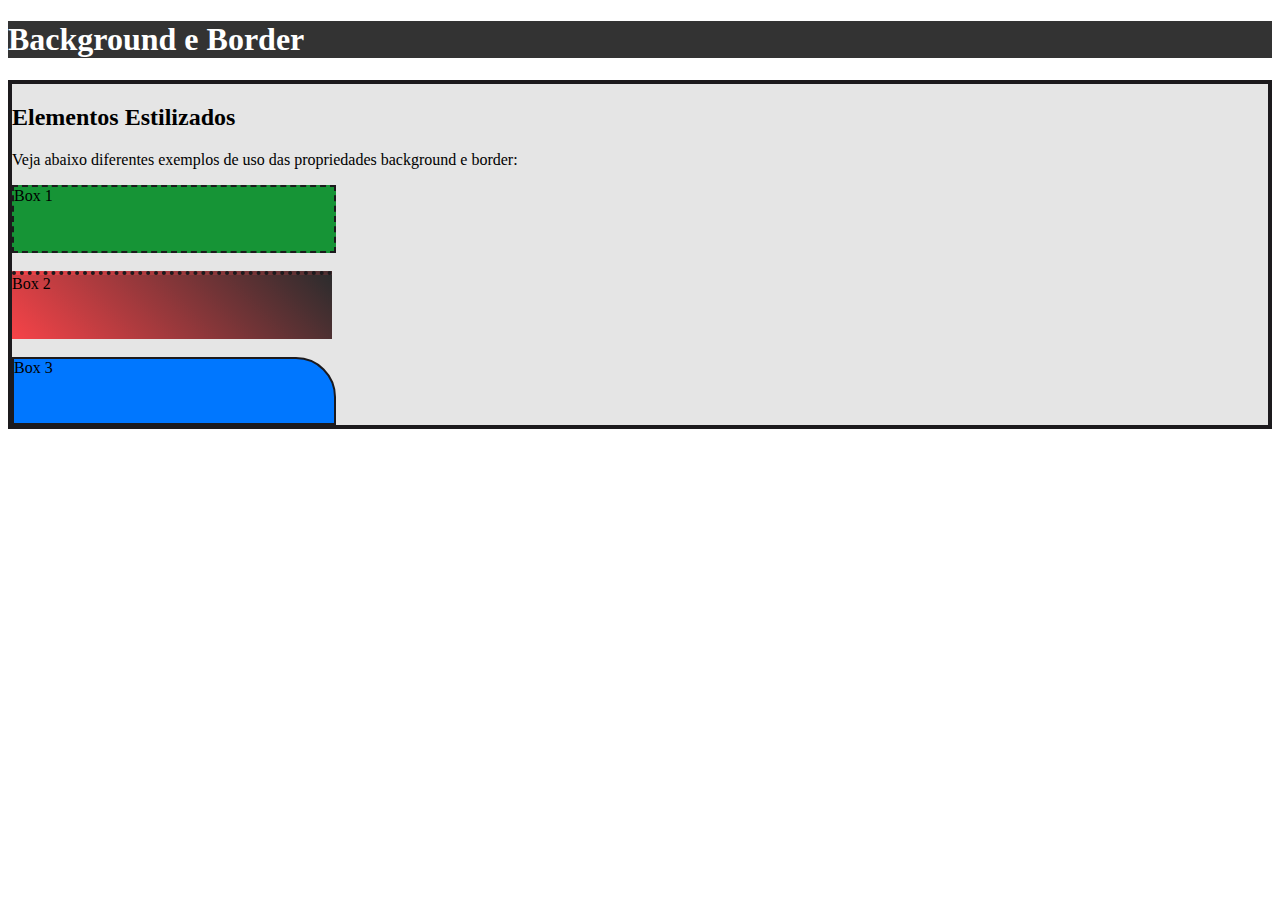
<file: background-e-border/index.html>
<!DOCTYPE html>
<html lang="pt-br">

<head>
    <meta charset="UTF-8">
    <meta name="viewport" content="width=device-width, initial-scale=1.0">
    <title>Background e Border</title>

    <link rel="stylesheet" href="style.css">
</head>

<body>
    <header>
        <h1>Background e Border</h1>
    </header>

    <main>
        <h2>Elementos Estilizados</h2>
        <p>Veja abaixo diferentes exemplos de uso das propriedades background e border:</p>

        <section>
            <div class="box box1">Box 1</div>
            <br>
            <div class="box box2">Box 2</div>
            <br>
            <div class="box box3">Box 3</div>
        </section>
    </main>
</body>

</html>
</file>
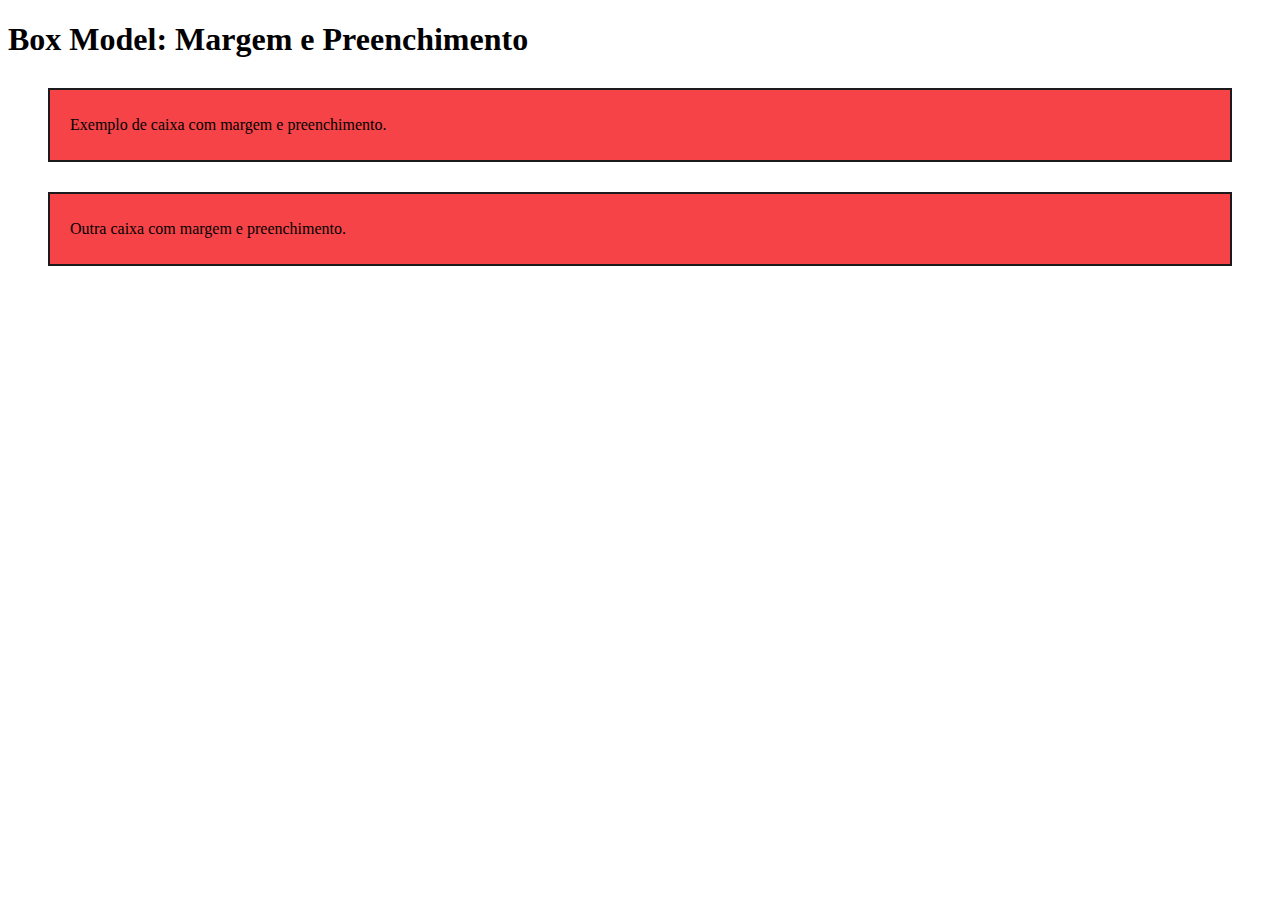
<file: box-model/index.html>
<!DOCTYPE html>
<html lang="pt-br">
<head>
  <meta charset="UTF-8">
  <meta name="viewport" content="width=device-width, initial-scale=1.0">
  <link rel="stylesheet" href="style.css">
  <title>Box Model: Margem e Preenchimento</title>
</head>
<body>
		<h1>Box Model: Margem e Preenchimento</h1>

    <div class="box box1">
      <p>Exemplo de caixa com margem e preenchimento.</p>
    </div>

    <div class="box box2">
      <p>Outra caixa com margem e preenchimento.</p>
    </div>
</body>
</html>
</file>
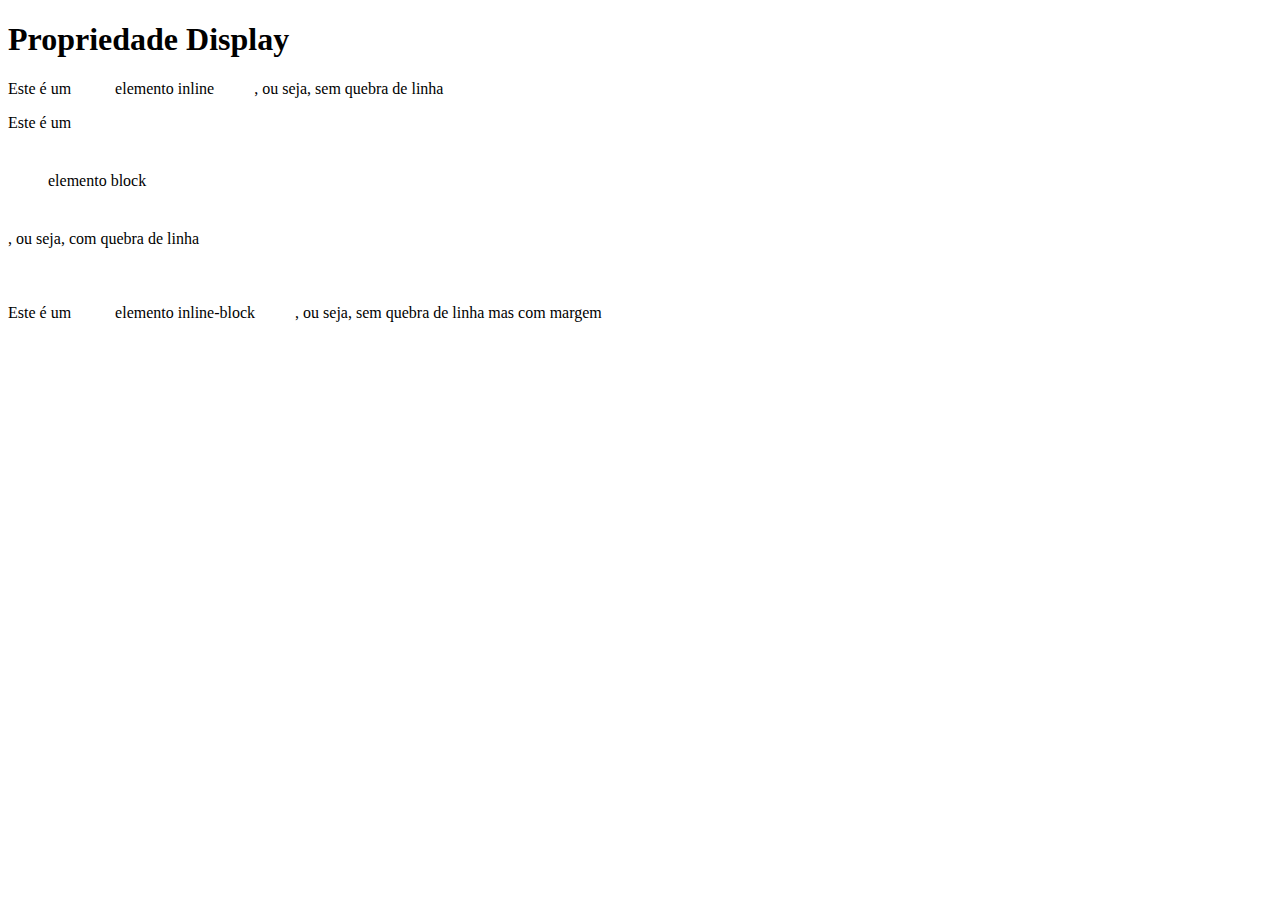
<file: display/index.html>
<!DOCTYPE html>
<html lang="pt-br">

<head>
    <meta charset="UTF-8">
    <meta name="viewport" content="width=device-width, initial-scale=1.0">
    <link rel="stylesheet" href="style.css">
    <title>Display: inline, block e inline-block</title>
</head>

<body>
    <main>
        <h1>Propriedade Display</h1>

        <p>Este é um <span class="inline">elemento inline</span>, ou seja, sem quebra de linha</p>
        <p>Este é um <span class="block">elemento block</span>, ou seja, com quebra de linha</p>
        <p>Este é um <span class="inline-block">elemento inline-block</span>, ou seja, sem quebra de linha mas com margem</p>
    </main>
</body>

</html>
</file>
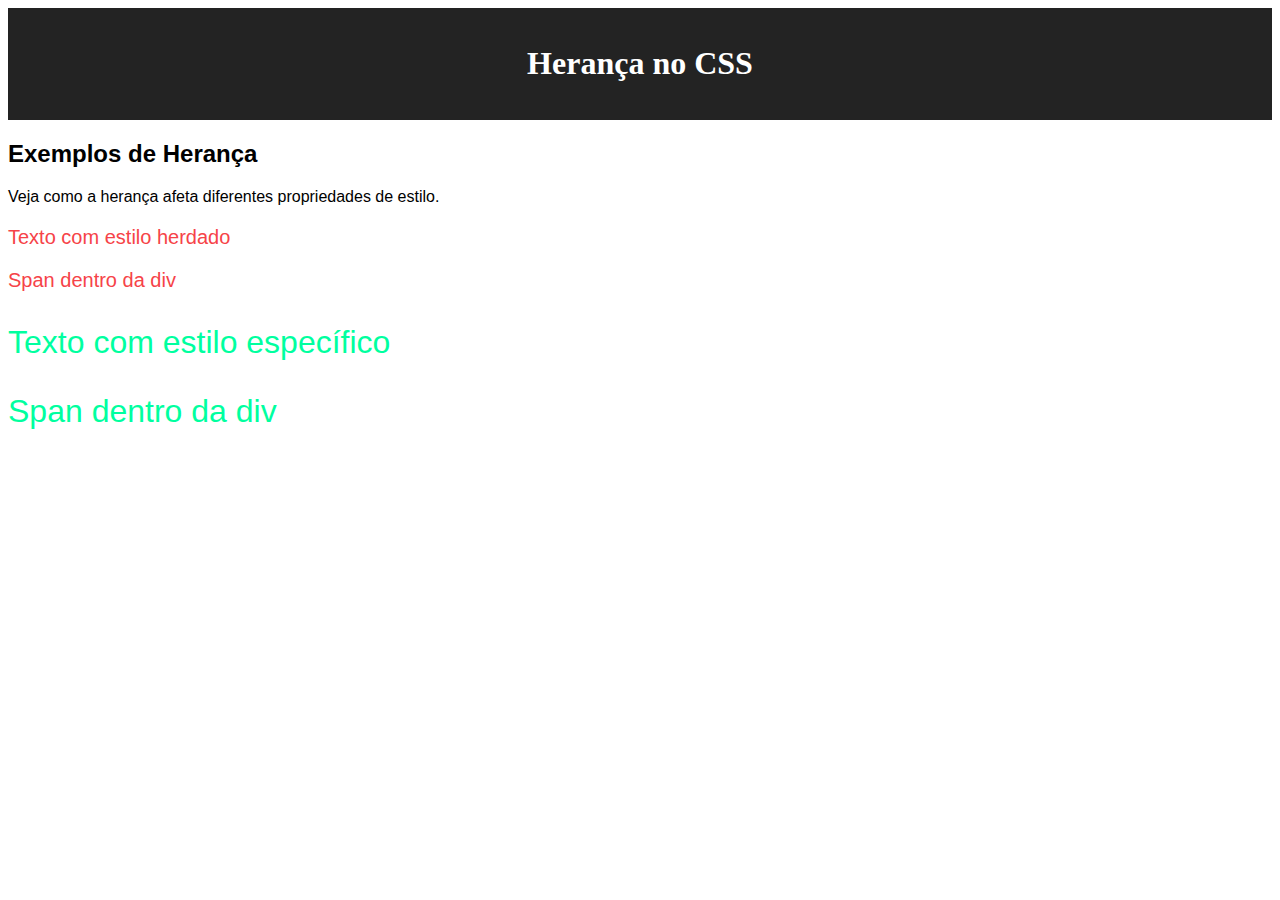
<file: heranca/index.html>
<!DOCTYPE html>
<html lang="pt-br">

<head>
    <meta charset="UTF-8">
    <meta name="viewport" content="width=device-width, initial-scale=1.0">
    <link rel="stylesheet" href="style.css">
    <title>Aula de Herança no CSS</title>
</head>

<body>
    <header>
        <h1>Herança no CSS</h1>
    </header>

    <section>
        <h2>Exemplos de Herança</h2>
        <p>Veja como a herança afeta diferentes propriedades de estilo.</p>
        <div class="parent">
            <p>Texto com estilo herdado</p>
            <span>Span dentro da div</span>
        <div class="child">
                <p>Texto com estilo específico</p>
                <span>Span dentro da div</span>
            </div>
        </div>
    </section>
</body>

</html>
</file>
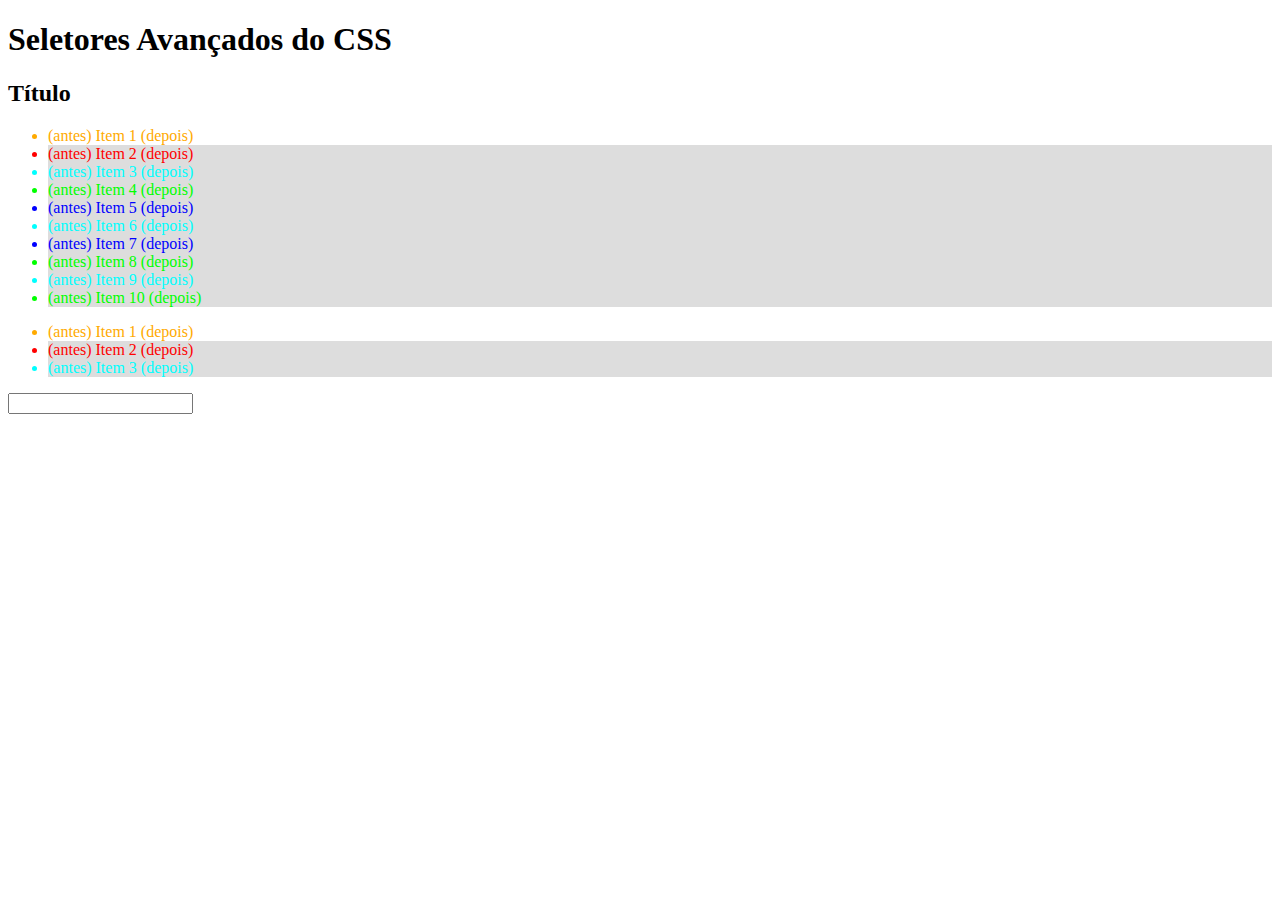
<file: seletores-avancados/index.html>
<!DOCTYPE html>
<html lang="pt-br">

<head>
    <meta charset="UTF-8">
    <meta name="viewport" content="width=device-width, initial-scale=1.0">
    <link rel="stylesheet" href="style.css">
    <title>Seletores Avançados do CSS</title>
</head>

<body>
    <header>
        <h1>Seletores Avançados do CSS</h1>
    </header>

    <section>
        <h2>Título</h2>
        <ul>
            <li>Item 1</li>
            <li>Item 2</li>
            <li>Item 3</li>
            <li>Item 4</li>
            <li>Item 5</li>
            <li>Item 6</li>
            <li>Item 7</li>
            <li>Item 8</li>
            <li>Item 9</li>
            <li>Item 10</li>
        </ul>
    </section>
    <ul>
        <li>Item 1</li>
        <li>Item 2</li>
        <li>Item 3</li>
    </ul>
    <input type="text">
</body>

</html>
</file>
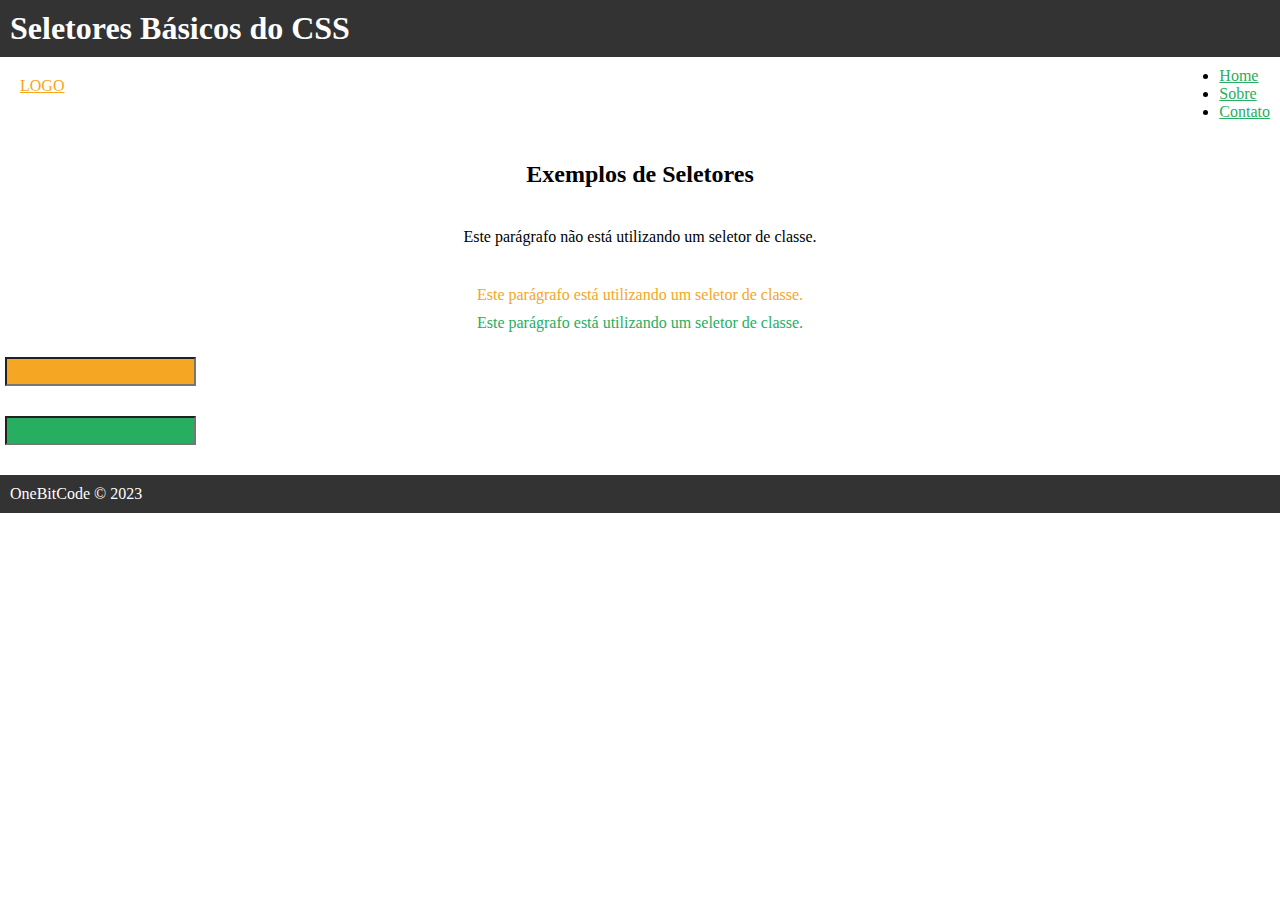
<file: seletores-basicos/index.html>
<!DOCTYPE html>
<html lang="pt-br">

<head>
    <meta charset="UTF-8" />
    <meta name="viewport" content="width=device-width, initial-scale=1.0" />
    <link rel="stylesheet" href="style.css" />
    <title>Seletores Básicos do CSS</title>
</head>

<body>
    <header>
        <h1>Seletores Básicos do CSS</h1>
    </header>

    <nav>
        <a href="#">LOGO</a>
        <ul>
            <li><a href="#">Home</a></li>
            <li><a href="#">Sobre</a></li>
            <li><a href="#">Contato</a></li>
        </ul>
    </nav>

    <section id="secao-principal">
        <h2>Exemplos de Seletores</h2>
        <p>Este parágrafo não está utilizando um seletor de classe.</p>
        <p class="laranja">
            Este parágrafo está utilizando um seletor de classe.
        </p>
        <p class="verde">Este parágrafo está utilizando um seletor de classe.</p>
    </section>

    <section>
        <form>
            <input type="text" name="email" />
            <input type="password" name="password" />
        </form>
    </section>

    <footer>
        <p>OneBitCode © 2023</p>
    </footer>
</body>

</html>
</file>
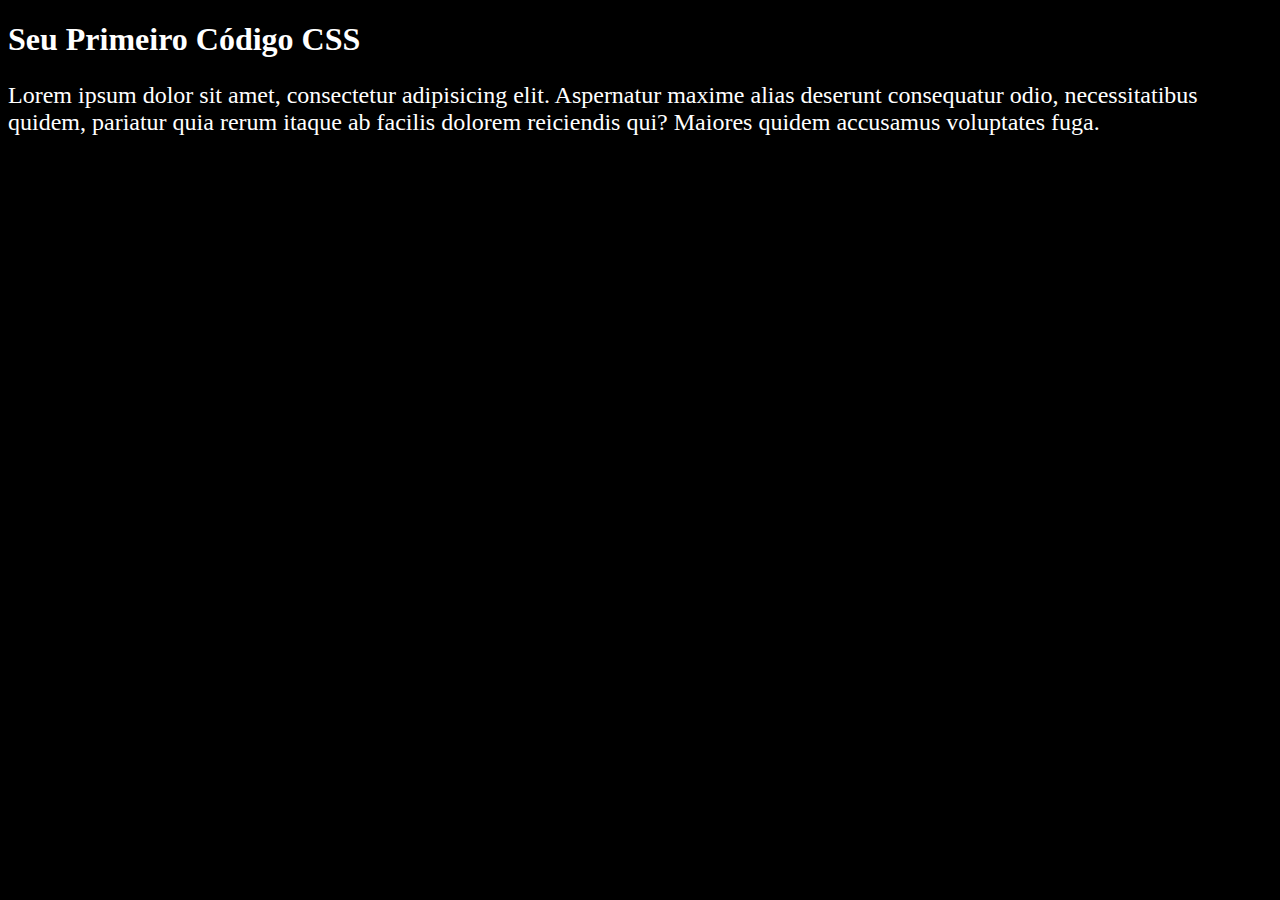
<file: seu-primeiro-css/index.html>
<!DOCTYPE html>
<html lang="en">
<head>
    <meta charset="UTF-8">
    <meta name="viewport" content="width=device-width, initial-scale=1.0">
    <title>Seu Primeiro Código CSS</title>

    <style>
        h1{
            color: #fff;
        }
    </style>

    <link rel="stylesheet" href="style.css">
</head>
<body style="background-color: black;">
    <h1>Seu Primeiro Código CSS</h1>
    <p>Lorem ipsum dolor sit amet, consectetur adipisicing elit. Aspernatur maxime alias deserunt consequatur odio, necessitatibus quidem, pariatur quia rerum itaque ab facilis dolorem reiciendis qui? Maiores quidem accusamus voluptates fuga.</p>
</body>
</html>
</file>
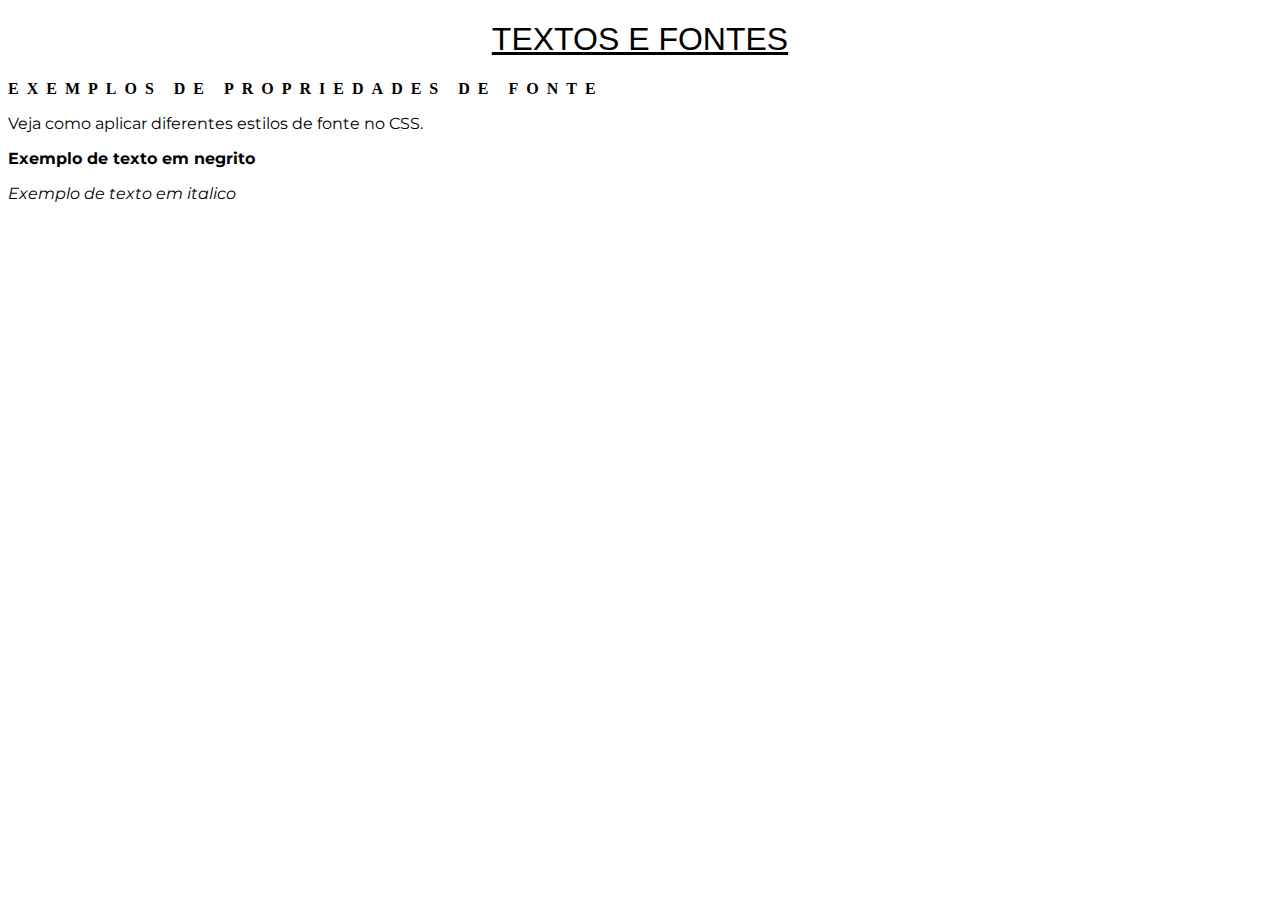
<file: textos-e-fontes/index.html>
<!DOCTYPE html>
<html lang="pt-br">

<head>
    <meta charset="UTF-8">
    <meta name="viewport" content="width=device-width, initial-scale=1.0">
    <title>Textos e Fontes</title>
    <link rel="preconnect" href="https://fonts.googleapis.com">
    <link rel="preconnect" href="https://fonts.gstatic.com" crossorigin>
    <link href="https://fonts.googleapis.com/css2?family=Montserrat:wght@400;700&display=swap" rel="stylesheet">
    <link rel="stylesheet" href="style.css">
</head>

<body>
    <header>
        <h1>Textos e Fontes</h1>
    </header>

    <section>
        <h2>Exemplos de Propriedades de Fonte</h2>
        <p>Veja como aplicar diferentes estilos de fonte no CSS.</p>
        <p class="bold">Exemplo de texto em negrito</p>
        <p class="italic">Exemplo de texto em italico</p>
    </section>
</body>

</html>
</file>
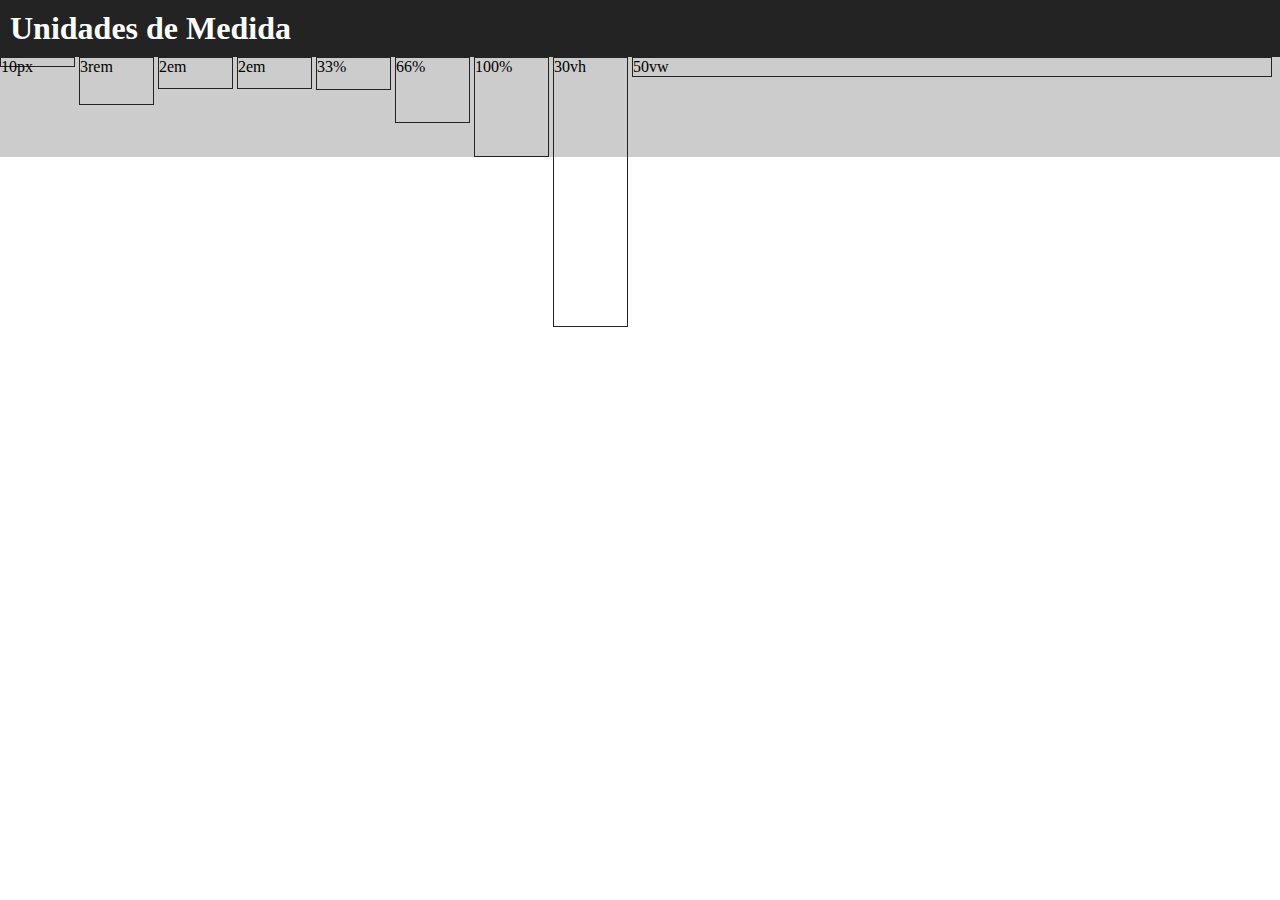
<file: unidades-de-medida/index.html>
<!DOCTYPE html>
<html lang="pt-br">

<head>
    <meta charset="UTF-8">
    <meta name="viewport" content="width=device-width, initial-scale=1.0">
    <link rel="stylesheet" href="style.css">
    <title>Unidades de Medida</title>
</head>

<body>
    <header>
        <h1>Unidades de Medida</h1>
    </header>

    <section>
        <div class="box px">10px</div>
        <div class="box rem">3rem</div>
        <div class="box em">2em</div>
        <div class="box em big">2em</div>
        <div class="box prcnt-33">33%</div>
        <div class="box prcnt-66">66%</div>
        <div class="box prcnt-100">100%</div>
        <div class="box vh">30vh</div>
        <div class="box vw">50vw</div>
    </section>

</body>

</html>
</file>
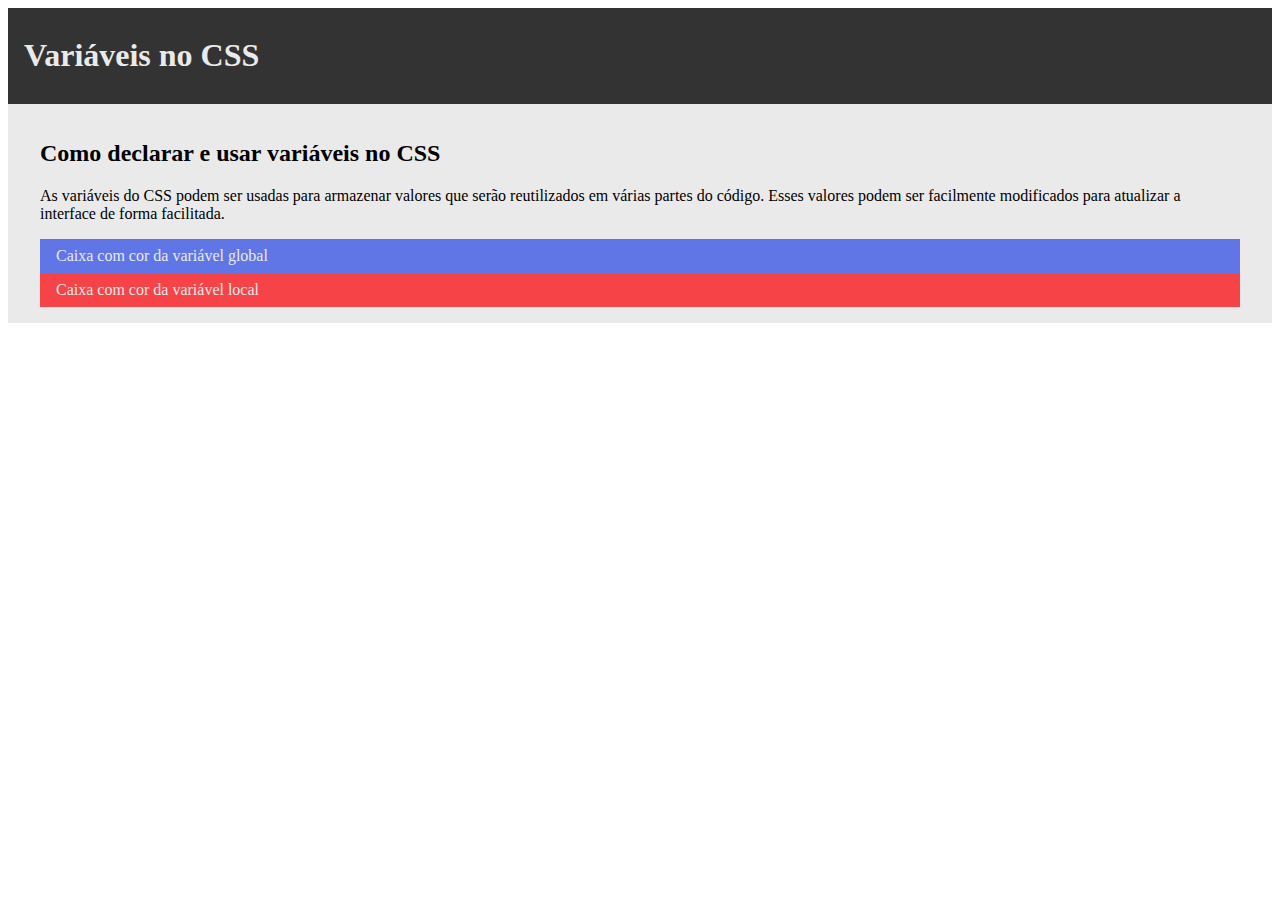
<file: variaveis/index.html>
<!DOCTYPE html>
<html lang="pt-br">

<head>
    <meta charset="UTF-8">
    <meta name="viewport" content="width=device-width, initial-scale=1.0">
    <title>Variáveis no CSS</title>
    <link rel="stylesheet" href="style.css">
</head>

<body>
    <header>
        <h1>Variáveis no CSS</h1>
    </header>

    <section>
        <h2>Como declarar e usar variáveis no CSS</h2>
        <p>As variáveis do CSS podem ser usadas para armazenar valores que serão reutilizados em várias partes do código. Esses valores podem ser facilmente modificados para atualizar a interface de forma facilitada.</p>
        <div>Caixa com cor da variável global</div>
        <div class="red-box">Caixa com cor da variável local</div>
    </section>
</body>

</html>
</file>
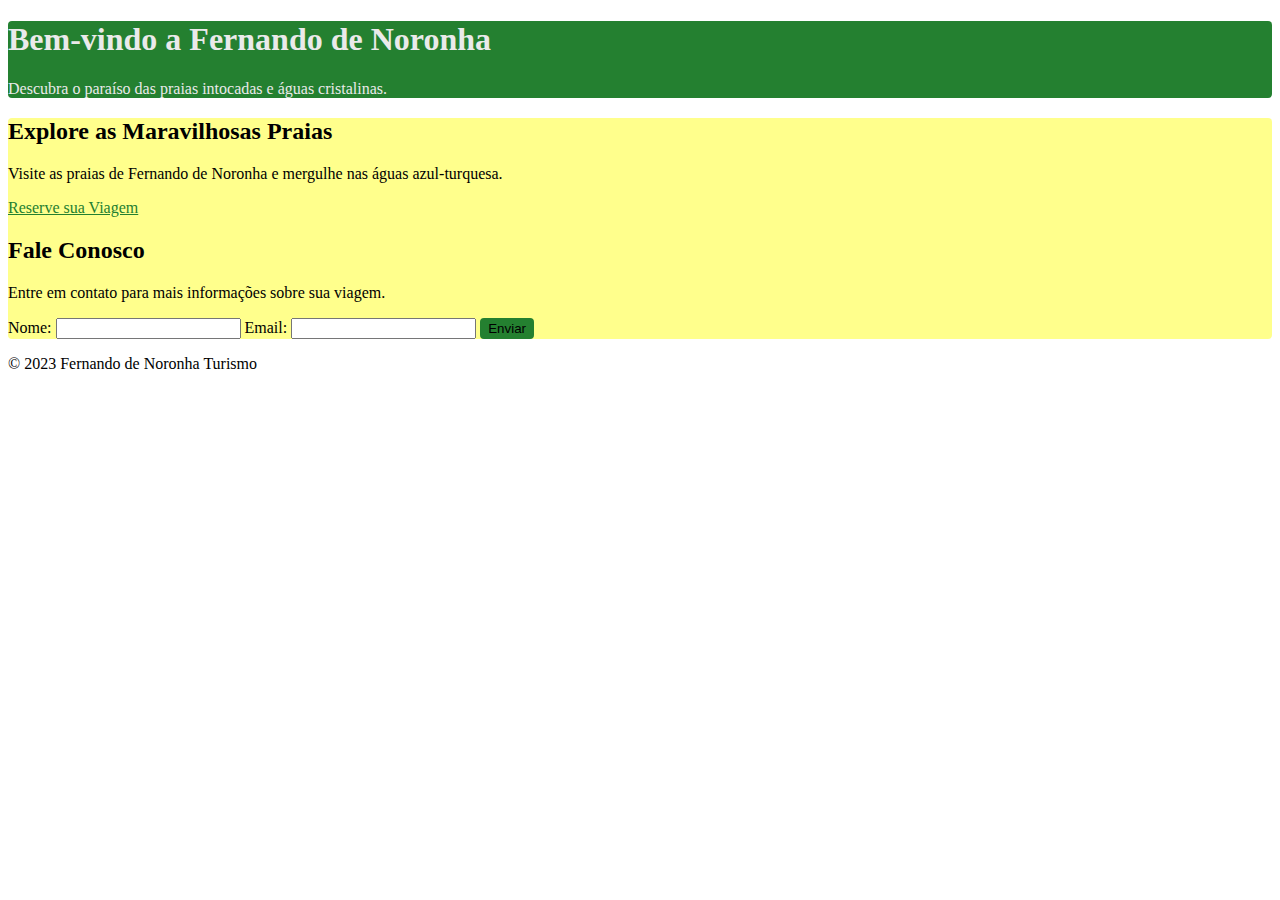
<file: 0exercicios/ex01-noronha/index.html>
<!DOCTYPE html>
<html lang="pt-br">

<head>
    <meta charset="UTF-8">
    <meta name="viewport" content="width=device-width, initial-scale=1.0">
    <title>Fernando de Noronha</title>
    <link rel="stylesheet" href="style.css">
</head>

<body>
    <header>
        <h1>Bem-vindo a Fernando de Noronha</h1>
        <p>Descubra o paraíso das praias intocadas e águas cristalinas.</p>
    </header>

    <main>
        <section>
            <h2>Explore as Maravilhosas Praias</h2>
            <p>Visite as praias de Fernando de Noronha e mergulhe nas águas azul-turquesa.</p>
            <a href="#contact">Reserve sua Viagem</a>
        </section>

        <section id="contact">
            <h2>Fale Conosco</h2>
            <p>Entre em contato para mais informações sobre sua viagem.</p>
            <form>
                <label for="name">Nome:</label>
                <input type="text" id="name" name="name" required>
                <label for="email">Email:</label>
                <input type="email" id="email" name="email" required>
                <button type="submit">Enviar</button>
            </form>
        </section>
    </main>

    <footer>
        <p>© 2023 Fernando de Noronha Turismo</p>
    </footer>
</body>

</html>
</file>
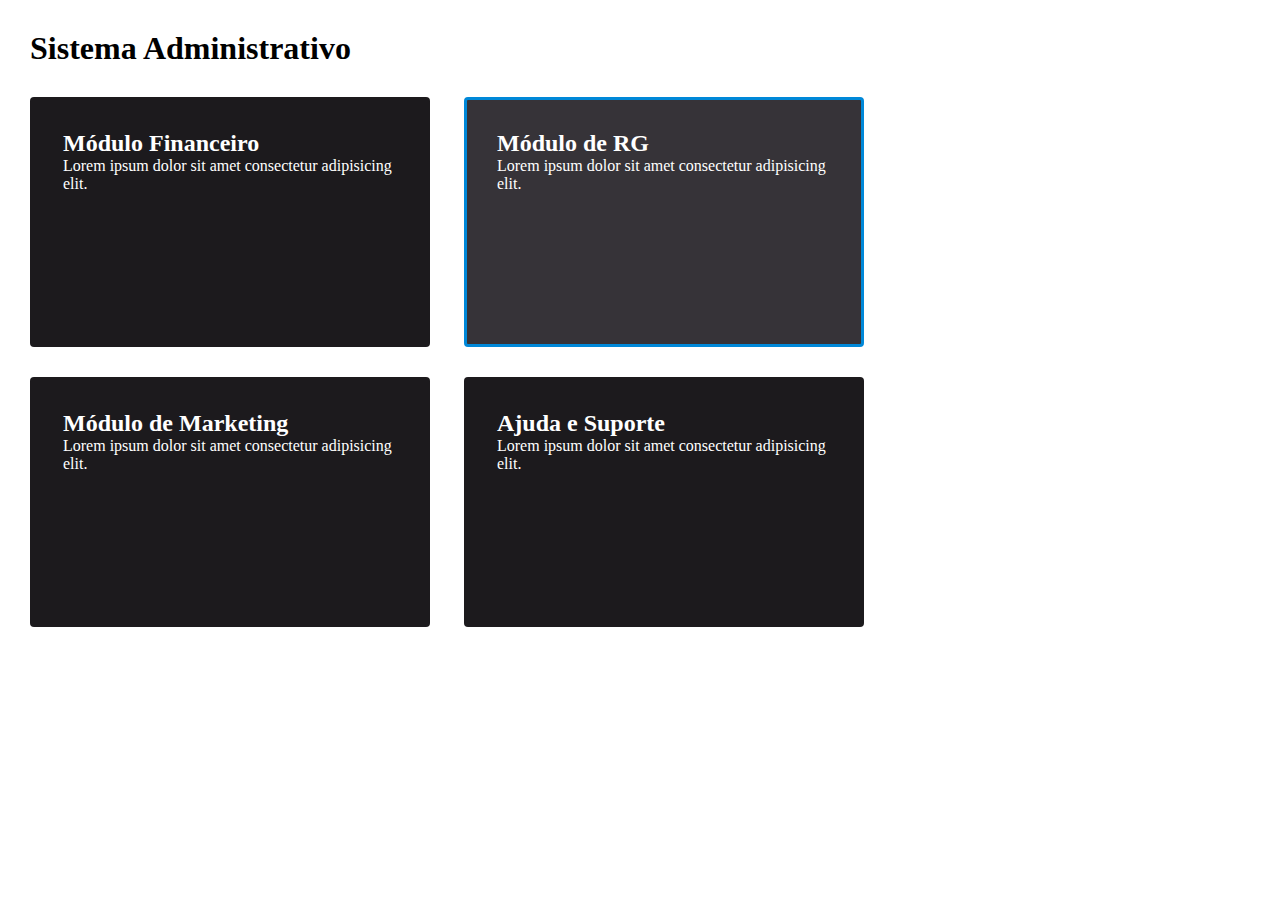
<file: 0exercicios/ex02-sistema/index.html>
<!DOCTYPE html>
<html lang="en">
<head>
    <meta charset="UTF-8">
    <meta name="viewport" content="width=device-width, initial-scale=1.0">
    <title>Sistema Administrativo</title>
    <link rel="stylesheet" href="style.css">
</head>
<body>
    <h1>Sistema Administrativo</h1>
    <section>
        <ul>
            <li>
                <h2>Módulo Financeiro</h2>
                <p>Lorem ipsum dolor sit amet consectetur adipisicing elit.</p>
            </li>
            <li class="selected">
                <h2>Módulo de RG</h2>
                <p>Lorem ipsum dolor sit amet consectetur adipisicing elit.</p>
            </li>
            <li class="hidden">
                <h2>Módulo de Gestão</h2>
                <p>Lorem ipsum dolor sit amet consectetur adipisicing elit.</p>
            </li>
            <li>
                <h2>Módulo de Marketing</h2>
                <p>Lorem ipsum dolor sit amet consectetur adipisicing elit.</p>
            </li>
            <li class="hidden">
                <h2>Módulo de Patrimônio</h2>
                <p>Lorem ipsum dolor sit amet consectetur adipisicing elit.</p>
            </li>
            <li>
                <h2>Ajuda e Suporte</h2>
                <p>Lorem ipsum dolor sit amet consectetur adipisicing elit.</p>
            </li>
        </ul>
    </section>
</body>
</html>
</file>
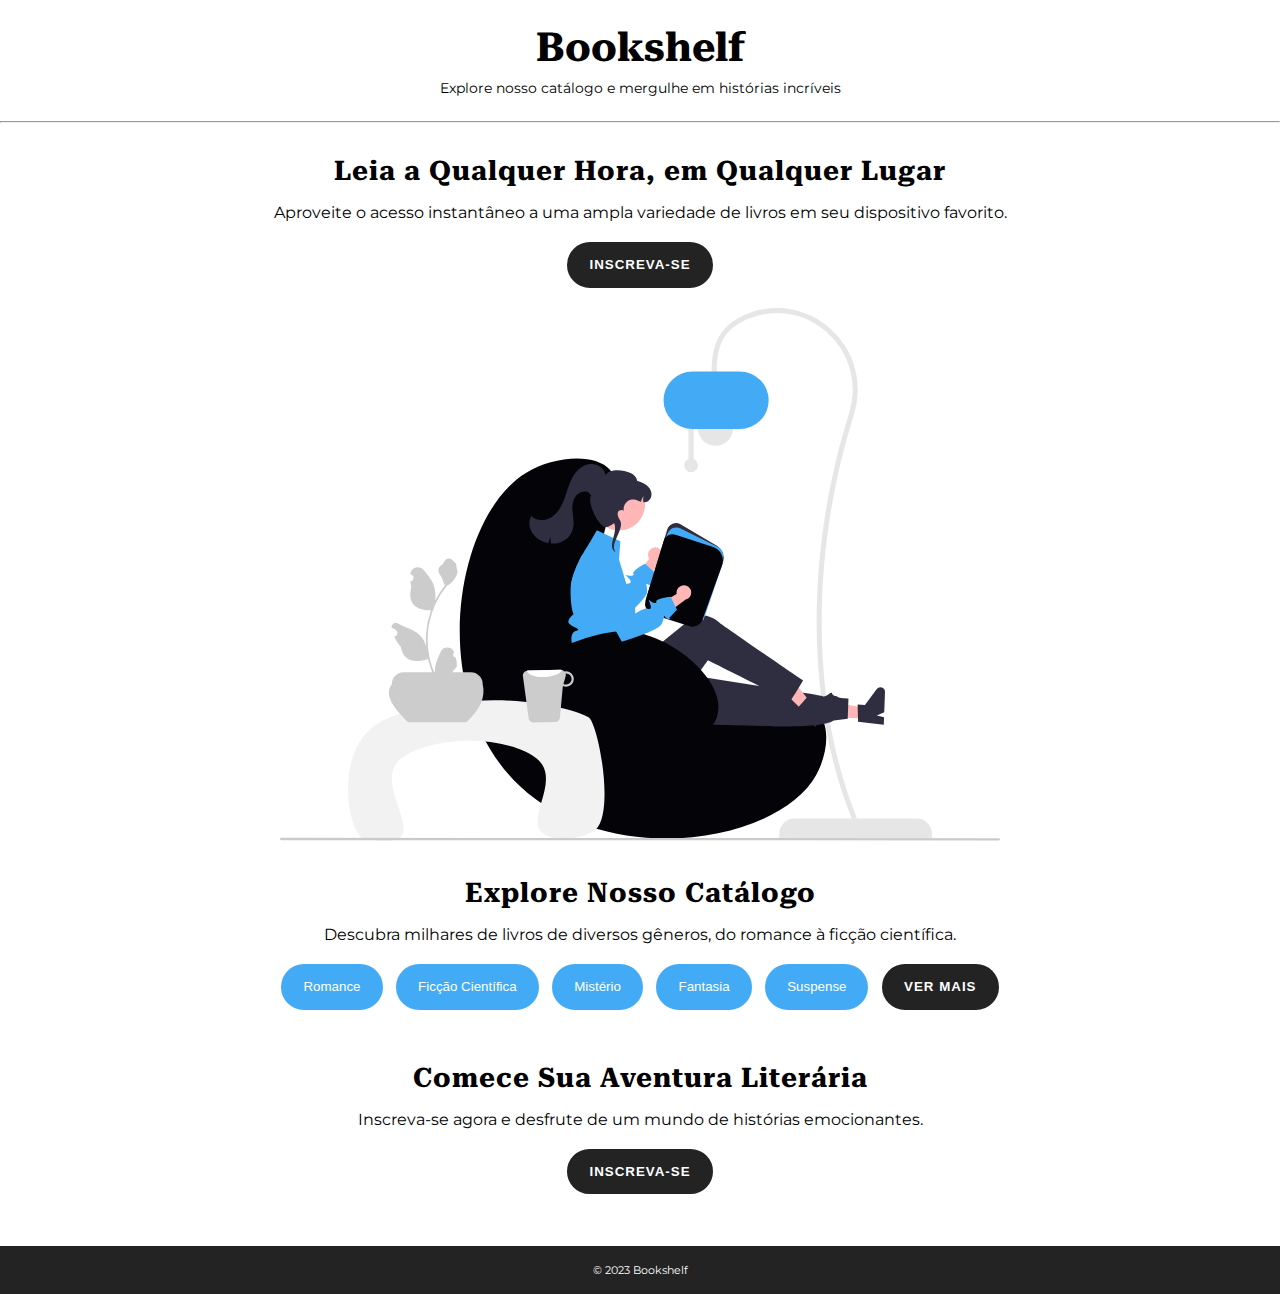
<file: 0exercicios/ex03-bookshelf/index.html>
<!DOCTYPE html>
<html lang="en">
<head>
    <meta charset="UTF-8">
    <meta name="viewport" content="width=device-width, initial-scale=1.0">
    <title>Bookshelf</title>
    <link rel="preconnect" href="https://fonts.googleapis.com">
    <link rel="preconnect" href="https://fonts.gstatic.com" crossorigin>
    <link href="https://fonts.googleapis.com/css2?family=Montserrat&family=Roboto+Serif:opsz,wght@8..144,100&display=swap" rel="stylesheet">
    <link rel="stylesheet" href="style.css">
</head>
<body>
    <header>
        <h1>Bookshelf</h1>
        <span>Explore nosso catálogo e mergulhe em histórias incríveis</span>
    </header>
    <hr>
    <main>
        <section>
            <h2>Leia a Qualquer Hora, em Qualquer Lugar</h2>
            <p>Aproveite o acesso instantâneo a uma ampla variedade de livros em seu dispositivo favorito.</p>
            <button class="button-black">Inscreva-se</button><br>
            <img src="./img/hero.svg" alt="capa">
        </section>
        <section>
            <h2>Explore Nosso Catálogo</h2>
            <p>Descubra milhares de livros de diversos gêneros, do romance à ficção científica.</p>
            <div class="generos">
                <button>Romance</button>
                <button>Ficção Científica</button>
                <button>Mistério</button>
                <button>Fantasia</button>
                <button>Suspense</button>
                <button class="button-black">Ver Mais</button>
            </div>
        </section>
        <section>
            <h2>Comece Sua Aventura Literária</h2>
            <p>Inscreva-se agora e desfrute de um mundo de histórias emocionantes.</p>
            <button class="button-black">Inscreva-se</button>
        </section>
    </main>
    <footer>&copy; 2023 Bookshelf</footer>
</body>
</html>
</file>
<file: background-e-border/style.css>
body{
    background-image: url("https://codetheweb.blog/assets/img/posts/css-advanced-background-images/cover.jpg");
    background-size: cover;
}

header{
    background-color: #333;
    color: #fff;
}

main{
    background-color: #e5e5e5;
    border: 4px solid #1c1a1d;
}

.box1{
    background-color: #169436;
    height: 64px;
    width: 320px;
    border: 2px dashed #1c1a1d;
}

.box2{
    background-image: linear-gradient(225deg, #2c2c2d, #f64348);
    height: 64px;
    width: 320px;
    border-top: 4px dotted #1c1a1d;
}

.box3{
    background-color: #07f;
    height: 64px;
    width: 320px;
    border: 2px solid #1c1a1d;
    border-top-right-radius: 40px;
}
</file>
<file: box-model/style.css>
.box{
    background-color: #f64348;
    border: 2px solid #1c1a1d;
}

.box{
    margin: 30px 40px;

    padding: 10px 20px;
}

.box1{
    box-sizing: content-box;
}

.box2{
    box-sizing: border-box;
}
</file>
<file: display/style.css>
/* inline: não quebra de linha, largura mínima, não aceita margin e padding verticais*/
.inline{
    display: inline;
    margin: 20px;
    padding: 20px;
}

/* block: quebra de linha, largura máxima, aceita margin e padding verticais */
.block{
    display: block;
    margin: 20px;
    padding: 20px;
}

/* inline: não quebra de linha, largura mínima, aceita margin e padding verticais*/
.inline-block{
    display: inline-block;
    margin: 20px;
    padding: 20px;
}
</file>
<file: heranca/style.css>
body{
    font-family: Arial, Helvetica, sans-serif;
}

header{
    background-color: #232323;
    color: #fff;
    text-align: center;
    padding: 1rem;
}

h1{
    font-family: serif;
}

.parent{
    font-size: 1.25rem;
    color: #f64348;
}

.child{
    font-size: 2rem;
    color: #00ff9f;
}
</file>
<file: seletores-avancados/style.css>
/* seletor :nth-child() */
li:nth-child(even){
    color: #0f0;
}

li:nth-child(odd){
    color: #00f;
}

li:nth-child(3n){
    color: #0ff;
}

li:nth-child(2){
    color: #f00;
}

input:focus{
    background-color: #f00;
}

/* ::before e ::after */
li::before{
    content: '(antes) ';
}

li::after{
    content: ' (depois)';
}

li:first-child{
    color: #fa0;
}

li:not(:first-child){
    background-color: #ddd;
}

li:hover{
    background-color: #777;
    color: #fff;
}
</file>
<file: seletores-basicos/style.css>
/* seletor universal */
*{
    margin: 0;
    padding: 0;
}

/* seletor de tag */
header,
footer{
    background-color: #333;
    color: #fff;
    padding: 10px;
}

nav{
    display: flex;
    justify-content: space-between;
    padding: 10px;
}

input{
    display: block;
    padding: 5px;
    margin: 5px;
}

/* seletor de elementos aninhados */
nav a{
    color: #27ae60;
}

/* seletor de filhos */
nav > a{
    display: block;
    color: #f5a623;
    padding: 10px;
}

/* seletor de classes */
.laranja{
    color: #f5a623;
}

.verde{
    color: #27ae60;
}

/* seletor de id */
#secao-principal{
    padding: 20px;
    text-align: center;
}

/* combinação de seletores */
#secao-principal > *{
    margin-top: 10px;
}

/* seletor de sequência */
input + input{
    margin-top: 30px;
    margin-bottom: 30px;
}

h2 + p{
    padding: 30px;
}

/* seletor de propriedade */
input[name="email"]{
    background-color: #f5a623;
}

input[type="password"]{
 background-color: #27ae60;
}
</file>
<file: seu-primeiro-css/style.css>
p{
    color: white;
    font-size: x-large;
}
</file>
<file: textos-e-fontes/style.css>
header{
    text-align: center;    
    text-decoration: underline;
    text-transform: uppercase;
}

h1{
    font-family: 'Segoe UI', Tahoma, Geneva, Verdana, sans-serif;
    font-weight: 100;
}

h2{
    font-size: 16px;
    letter-spacing: 8px;
    text-transform: uppercase;
}

p{
    font-family: 'Montserrat', sans-serif;
}

.bold{
    font-weight: 700;
}

.italic{
    font-style: italic;
}
</file>
<file: unidades-de-medida/style.css>
*{
    margin: 0;
    padding: 0;
    box-sizing: border-box;
}

header{
    background-color: #232323;
    color: #fff;
    padding: 10px;
}

section{
    height: 100px;
    background-color: #ccc;
}

.box{
    border: 1px solid #232323;
    display: inline-block;
    width: 75px;
}

.px{
    height: 10px;
}

.rem{
    /* root element -> 16px */
    height: 3rem;
}

.em{
    /* actual element */
    height: 2em;
}

.prcnt-33{
    height: 33%;
}

.prcnt-66{
    height: 66%;
}

.prcnt-100{
    height: 100%;
}

.vh{
    height: 30vh;
}

.vw{
    width: 50vw;
}
</file>
<file: variaveis/style.css>
:root{
    --cor-principal: #6076e6;
    --cor-claro: #eaeaea;
    --cor-escuro: #333;
    --preenchimento-p: .5rem 1rem;
    --preenchimento-m: 1rem 2rem;
    --preenchimento-g: 2rem 4rem;
}

header{
    background-color: var(--cor-escuro);
    color: var(--cor-claro);
    padding: var(--preenchimento-p);
}

section{
    background-color: var(--cor-claro);
    padding: var(--preenchimento-m);
}

div{
    background-color: var(--cor-principal);
    color: var(--cor-claro);
    padding: var(--preenchimento-p);
}

.red-box{
    --cor-principal: #f64348;
}
</file>
<file: 0exercicios/ex01-noronha/style.css>
body{
    background-image: url("https://www.viagenspossiveis.com.br/wp-content/uploads/2013/02/C360_2012-11-19-17-59-02.jpg?_gl=1*1ca16c7*_ga*MTczMjE3NTY0Ni4xNzAwNTkyODg0*_ga_37GXT4VGQK*MTcwMDkyMjIxMi4yMS4xLjE3MDA5MjUwNTUuMC4wLjA.");
    background-size: cover;
}

header{
    background-color: #248030;
    color: #eaeaea;
    border-radius: 4px;
}

main{
    background-color: #ffff8c;
    border-radius: 4px;
}

section a{
    color: #248030;
}

#contact button{
    background-color: #248030;
    border-radius: 4px;
    border: 2px solid #248030;
}

footer{
    background-color: #fff;
    border-radius: 4px;
}
</file>
<file: 0exercicios/ex02-sistema/style.css>
*{
    box-sizing: border-box;
    margin: 0;
    padding: 0;
}

h1{
    margin: 30px 0 0 30px;
}

li{
    background-color: #1C1A1D;
    color: #fff;
    width: 400px;
    height: 250px;
    margin: 30px 0 0 30px;
    padding: 30px;
    display: inline-block;
    cursor: pointer;
    border: 3px solid transparent;
    border-radius: 4px;
}

li.selected{
    border-color: #0088D8;
    background-color: #363338;
}

li.hidden{
    display: none;
}
</file>
<file: 0exercicios/ex03-bookshelf/style.css>
*{
    margin: 0;
    padding: 0;
    box-sizing: border-box;
}

body{
    font-family: 'Montserrat', sans-serif;
}
h1,h2{
    font-family: 'Roboto Serif', serif;
}

header{
    padding: 1.5rem;
    text-align: center;
}

h1{
    font-size: 2.5rem;
}

span{
    display: block;
    margin-top: .5rem;
    font-size: .9rem;
}

section{
    text-align: center;
    margin: 2rem;
}

h2{
    letter-spacing: 1px;
    font-size: 1.7rem;
    margin-bottom: 1rem;
}

button{
    background-color: #43ABF6;
    border: 2px solid #43ABF6;
    color: #fff;
    padding: 1em 1.5em;
    border-radius: 2rem;
    margin: 1.5em .3rem;
    cursor: pointer;
}

.button-black{
    background-color: #232323;
    border-color: #232323;
    text-transform: uppercase;
    font-weight: 700;
    letter-spacing: 1px;
}

img{
    width: 45rem;
}

footer{
    background-color: #232323;
    color: #fff;
    text-align: center;
    font-size: .7rem;
    padding: 1.5em;
}
</file>
